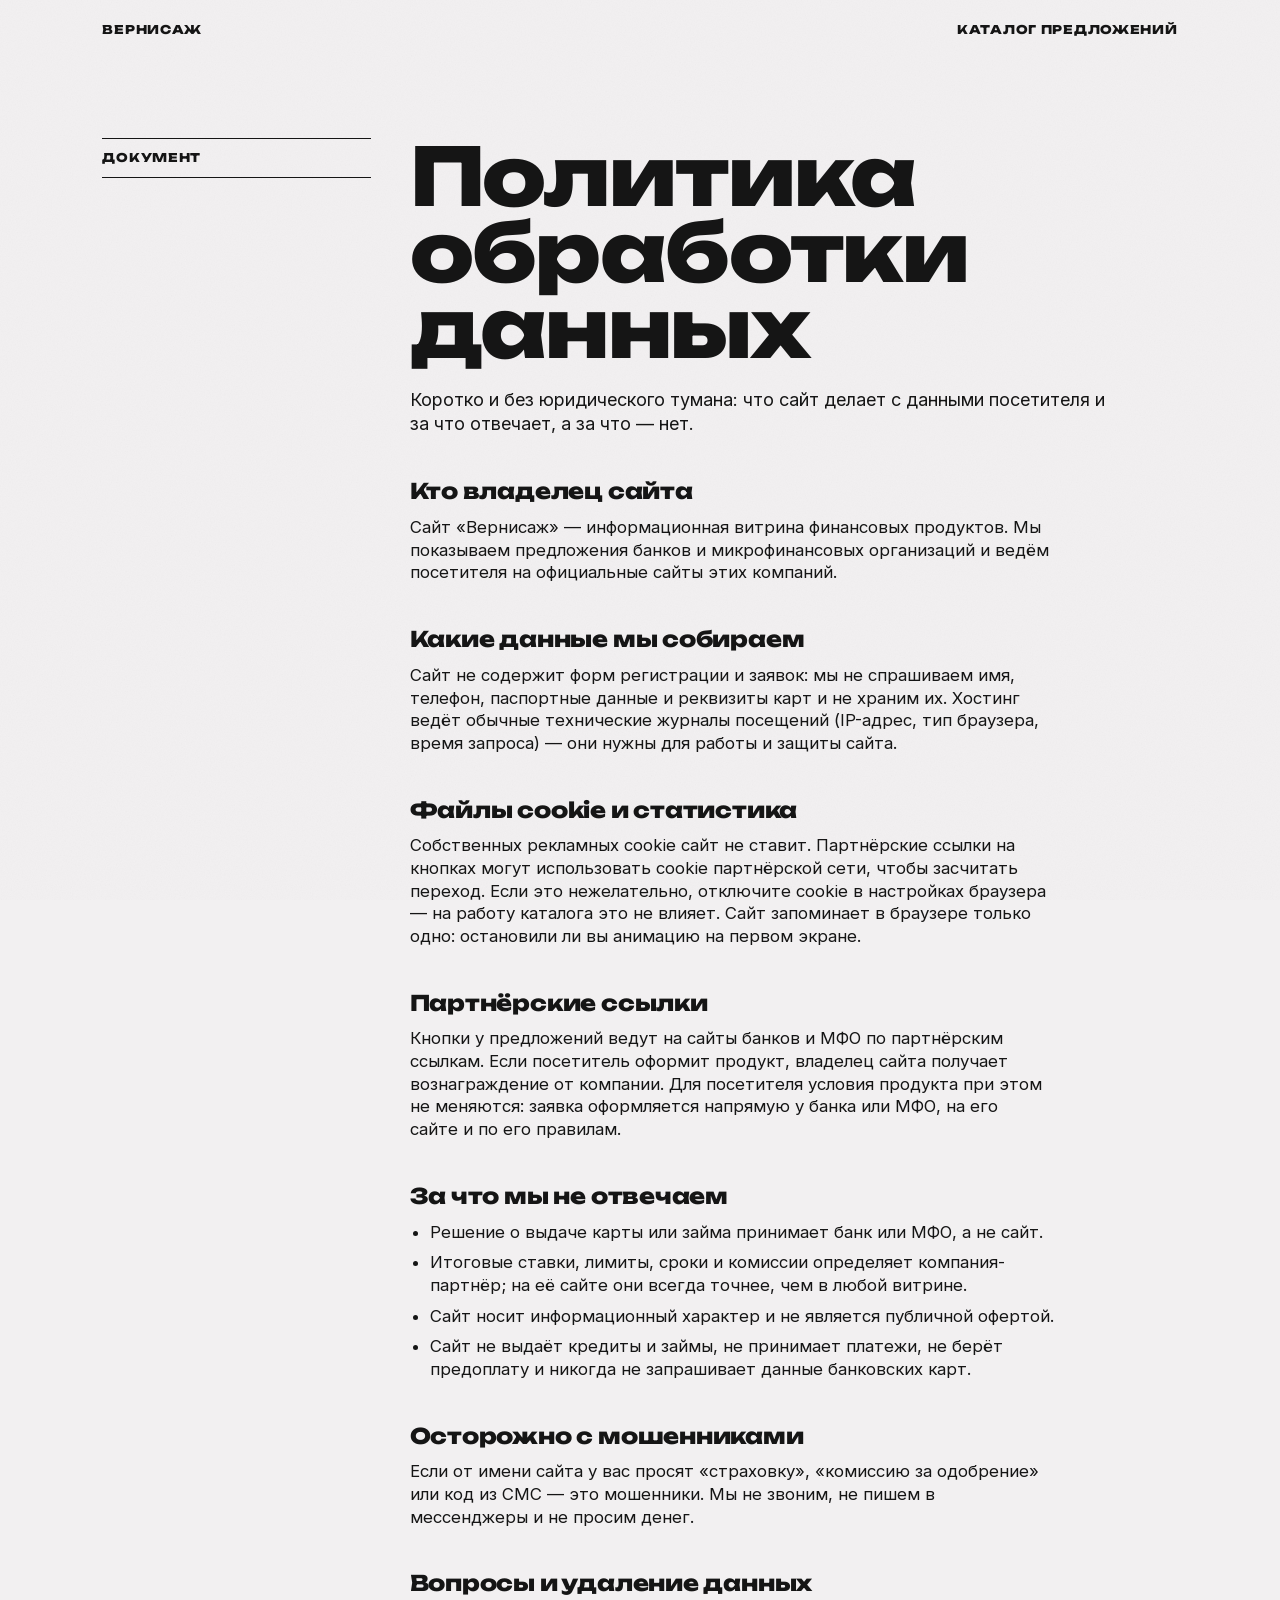
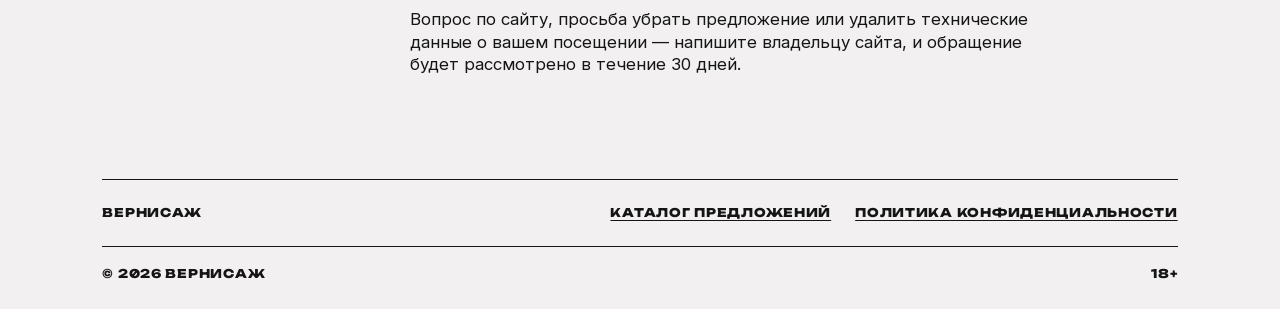
<file: privacy.html>
<!doctype html>
<html lang="ru">
<head>
<meta charset="utf-8">
<meta name="viewport" content="width=device-width, initial-scale=1">
<title>Политика обработки данных — Вернисаж</title>
<meta name="description" content="Как сайт Вернисаж работает с данными посетителей: файлы cookie, партнёрские ссылки, отказ от ответственности.">
<link rel="icon" href="favicon.svg" type="image/svg+xml">
<meta name="theme-color" content="#F2F0F1">
<meta name="color-scheme" content="light">
<link rel="stylesheet" href="css/style.css?v=20261011175554">
</head>
<body>
<a class="skip" href="#main">Перейти к содержанию</a>
<header class="hdr" id="hdr">
  <div class="hdr__in">
    <a class="brand" href="./"><span data-brand>Вернисаж</span><span class="vh">, на главную</span></a>
    <nav class="hdr__nav" aria-label="Основное меню">
      <ul role="list">
        <li><a href="./#catalog">Каталог предложений</a></li>
      </ul>
    </nav>
  </div>
</header>

<main id="main" tabindex="-1" class="doc">
  <div class="sec__grid">
    <p class="label" aria-hidden="true"><span class="label__t">Документ</span></p>
    <div class="doc__in">
      <h1 class="h2">Политика обработки данных</h1>
      <p class="doc__lead">Коротко и без юридического тумана: что сайт делает с данными
         посетителя и за что отвечает, а за что — нет.</p>

      <h2>Кто владелец сайта</h2>
      <p>Сайт <span data-brand-q>«Вернисаж»</span> — информационная витрина финансовых продуктов.
         Мы показываем предложения банков и микрофинансовых организаций и ведём
         посетителя на официальные сайты этих компаний.</p>

      <h2>Какие данные мы собираем</h2>
      <p>Сайт не содержит форм регистрации и заявок: мы не спрашиваем имя, телефон,
         паспортные данные и реквизиты карт и не храним их. Хостинг ведёт обычные
         технические журналы посещений (IP-адрес, тип браузера, время запроса) —
         они нужны для работы и защиты сайта.</p>

      <h2>Файлы cookie и статистика</h2>
      <p>Собственных рекламных cookie сайт не ставит. Партнёрские ссылки на кнопках
         могут использовать cookie партнёрской сети, чтобы засчитать переход. Если это
         нежелательно, отключите cookie в настройках браузера — на работу каталога
         это не влияет. Сайт запоминает в браузере только одно: остановили ли вы
         анимацию на первом экране.</p>

      <h2>Партнёрские ссылки</h2>
      <p>Кнопки у предложений ведут на сайты банков и МФО по партнёрским ссылкам.
         Если посетитель оформит продукт, владелец сайта получает вознаграждение
         от компании. Для посетителя условия продукта при этом не меняются:
         заявка оформляется напрямую у банка или МФО, на его сайте и по его правилам.</p>

      <h2>За что мы не отвечаем</h2>
      <ul>
        <li>Решение о выдаче карты или займа принимает банк или МФО, а не сайт.</li>
        <li>Итоговые ставки, лимиты, сроки и комиссии определяет компания-партнёр;
            на её сайте они всегда точнее, чем в любой витрине.</li>
        <li>Сайт носит информационный характер и не является публичной офертой.</li>
        <li>Сайт не выдаёт кредиты и займы, не принимает платежи, не берёт
            предоплату и никогда не запрашивает данные банковских карт.</li>
      </ul>

      <h2>Осторожно с мошенниками</h2>
      <p>Если от имени сайта у вас просят «страховку», «комиссию за одобрение» или
         код из СМС — это мошенники. Мы не звоним, не пишем в мессенджеры и не
         просим денег.</p>

      <h2>Вопросы и удаление данных</h2>
      <p>Вопрос по сайту, просьба убрать предложение или удалить технические данные о вашем
         посещении — напишите владельцу сайта, и обращение будет рассмотрено
         в течение 30 дней.</p>
    </div>
  </div>
</main>

<footer class="ftr">
  <div class="ftr__meta">
    <a class="brand" href="./"><span data-brand>Вернисаж</span><span class="vh">, на главную</span></a>
    <nav class="ftr__nav" aria-label="Подвал">
      <ul role="list">
        <li><a href="./#catalog">Каталог предложений</a></li>
        <li><a href="privacy.html" aria-current="page">Политика конфиденциальности</a></li>
      </ul>
    </nav>
  </div>
  <p class="ftr__copy" style="padding-top:20px"><span>© <span id="year">2026</span> <span data-brand>Вернисаж</span></span><span>18+</span></p>
</footer>
<script>if(typeof SITE==="undefined"){document.write('<script src="data.js?t='+Date.now()+'"><\/script>');}</script>
<script>
/* название сайта — из панели, как на главной */
(function () {
  document.getElementById('year').textContent = new Date().getFullYear();
  var b = typeof SITE !== 'undefined' && SITE.brand ? String(SITE.brand).trim() : '';
  if (!b) return;
  document.title = 'Политика обработки данных — ' + b;
  [].forEach.call(document.querySelectorAll('[data-brand]'), function (n) { n.textContent = b; });
  [].forEach.call(document.querySelectorAll('[data-brand-q]'), function (n) { n.textContent = '«' + b + '»'; });
})();
</script>
</body>
</html>
</file>
<file: css/style.css>
/* ═══════════════════════════════════════════════════════════════════════
   ВЕРНИСАЖ — витрина займов и карт в стиле постера «Art Exhibition»:
   нео-швейцарская редакционная типографика + одна жидкая перламутровая
   скульптура. Вся типографика и графика — #151515 на #F2F0F1 (16,1:1),
   графика — только линии 1 px, диагональ «/» и тонкие стрелки.
   Единственный цвет на странице — скульптура (js/sculpture.js, img/sculpt).

   Без скруглений, теней, градиентов, стекла и цветных кнопок — это правило
   стиля, а не недосмотр. Скульптура нигде не заходит под текст: блок для
   неё зарезервирован в сетке (контраст 1.4.3 на любом кадре анимации).

   Шрифты: Unbounded 800/900 (замена PP Neue Machina; ноль перечёркнут
   прямо в файле шрифта, tools/build-fonts.py), Inter Tight 700 Italic,
   Inter 400–600. Размеры — clamp() в rem + vw, max ≤ 2,5 × min (1.4.4).
   ═══════════════════════════════════════════════════════════════════════ */

@font-face { font-family: 'Machina'; font-style: normal; font-weight: 800; font-display: swap;
  src: url(../fonts/unbounded-800.woff2) format('woff2'); }
@font-face { font-family: 'Machina'; font-style: normal; font-weight: 900; font-display: swap;
  src: url(../fonts/unbounded-900.woff2) format('woff2'); }
@font-face { font-family: 'Tight Italic'; font-style: italic; font-weight: 700; font-display: swap;
  src: url(../fonts/intertight-700i.woff2) format('woff2'); }
@font-face { font-family: 'Inter'; font-style: normal; font-weight: 400 600; font-display: swap;
  src: url(../fonts/inter-cyr.woff2) format('woff2'); unicode-range: U+0301, U+0400-045F, U+0490-0491, U+04B0-04B1, U+2116; }
@font-face { font-family: 'Inter'; font-style: normal; font-weight: 400 600; font-display: swap;
  src: url(../fonts/inter-lat.woff2) format('woff2'); unicode-range: U+0000-00FF, U+0131, U+0152-0153, U+02BB-02BC, U+02C6, U+02DA, U+02DC, U+0304, U+0308, U+0329, U+2000-206F, U+20AC, U+2122, U+2191, U+2193, U+2212, U+2215, U+FEFF, U+FFFD; }

:root {
  --bg: #F2F0F1;
  --ink: #151515;
  --line: 1px solid var(--ink);
  --hint: #5B5A5B;                     /* только плейсхолдер поиска, 6,1:1 */
  /* палитра скульптуры — только для 3D и картинок, не для интерфейса */
  --s-highlight: #FFE5FF; --s-lilac: #DCC7F0; --s-lavender: #BEB8DE;
  --s-violet: #B186CE; --s-orchid: #C58CD9; --s-periwinkle: #A0A9D4;
  --s-sky: #B5CDF1; --s-cyan: #E4FCFE; --s-rose: #F3D1E1; --s-peach: #E3C1BF;
  --s-plum: #633F7F; --s-indigo: #424371; --s-teal: #3C5760;

  /* поля постера — 13% у полотна, 8vw у сайта; на широких мониторах контент
     не шире 1660px — композиция собирается к центру, без пустоты */
  --pad: max(clamp(20px, 8vw, 140px), calc((100vw - 1660px) / 2));
  --col: clamp(240px, 21vw, 340px);    /* левый столбец под заголовком = ширина «Art» */
  --gap: clamp(20px, 3vw, 48px);
  /* блок скульптуры: по ширине не больше 78vw и 1500px, по высоте — чтобы
     целиком влезал в первый экран (100svh минус шапка и поля) */
  --art-w: min(84vw, 1600px, calc((100svh - 200px) * 1.45));
  --hero-pt: clamp(28px, 4.5vw, 84px);

  --f: 'Inter', 'Helvetica Neue', Helvetica, Arial, sans-serif;
  --f-d: 'Machina', 'Unbounded', 'Space Grotesk', 'Helvetica Neue', Arial, sans-serif;
  --f-i: 'Tight Italic', 'Inter', 'Helvetica Neue', Arial, sans-serif;

  /* кегли — пропорции постера: DEC 15,4 : Art Exhibition 11,9 : 20-26 10,4 : 2024 9,1 */
  --fs-h1: clamp(3rem, 1.5rem + 8vw, 8.125rem);
  --fs-d1: clamp(3.5rem, .5rem + 8vw, 8.75rem);
  --fs-d2: clamp(5rem, .5rem + 12vw, 12.5rem);     /* «МФО» ≈ 3,6 em — не шире 45% экрана */
  --fs-d3: clamp(3rem, .5rem + 7vw, 7.5rem);
  --fs-free: clamp(1.125rem, .6rem + 1.9vw, 2.125rem);
  --fs-lc: clamp(1.25rem, .6rem + 2.1vw, 2.375rem);
  --fs-it: clamp(.9375rem, .7rem + .75vw, 1.25rem);
  --fs-addr: clamp(.8125rem, .6rem + .45vw, 1rem);
  --fs-body: clamp(.9375rem, .85rem + .25vw, 1.0625rem);
  --fs-h2: clamp(2.25rem, 1rem + 5vw, 5.625rem);
  --fs-man: clamp(1.75rem, 1rem + 2.6vw, 4.375rem);

  --ease: cubic-bezier(.2, .7, .2, 1);
  color-scheme: light;
}

* { box-sizing: border-box; }
[hidden] { display: none !important; }
html { background: var(--bg); -webkit-text-size-adjust: 100%; text-size-adjust: 100%; }
/* шапка липкая: якоря и фокус не уходят под неё (--hdr — её высота, js/app.js).
   Отступ — у содержимого, а не scroll-padding у страницы: иначе ссылка в самой
   шапке считается «под шапкой», и фокус на ней дёргает страницу вверх */
main *, .ftr * { scroll-margin-top: calc(var(--hdr, 60px) + 12px); }
@media (prefers-reduced-motion: no-preference) { html { scroll-behavior: smooth; } }
body { margin: 0; background: var(--bg); color: var(--ink); font: 400 var(--fs-body)/1.35 var(--f); -webkit-font-smoothing: antialiased; }
::selection { background: #DCC7F0; color: #151515; }

/* печатное зерно поверх всей страницы: 5%, умножение, неподвижное */
body::after { content: ""; position: fixed; inset: 0; z-index: 100; pointer-events: none; opacity: .05; mix-blend-mode: multiply;
  background-image: url("data:image/svg+xml,%3Csvg xmlns='http://www.w3.org/2000/svg' width='240' height='240'%3E%3Cfilter id='n'%3E%3CfeTurbulence type='fractalNoise' baseFrequency='.8' numOctaves='3' stitchTiles='stitch'/%3E%3CfeColorMatrix type='saturate' values='0'/%3E%3C/filter%3E%3Crect width='100%25' height='100%25' filter='url(%23n)'/%3E%3C/svg%3E"); }

img, svg, canvas { display: block; }
img { max-width: 100%; height: auto; }
h1, h2, h3, h4, p, ul, ol, dl, dd { margin: 0; }
ul[role="list"], ol[role="list"] { list-style: none; padding: 0; }
a { color: inherit; text-decoration-thickness: 1px; text-underline-offset: 3px; }
button, input { font: inherit; color: inherit; border-radius: 0; }
b, strong { font-weight: 600; }
main:focus { outline: none; }
.sprite { position: absolute; width: 0; height: 0; overflow: hidden; }
.ico { width: 18px; height: 18px; flex: none; fill: none; stroke: currentColor; stroke-width: 1.5; stroke-linecap: square; stroke-linejoin: miter; }
.ln { display: block; }

/* фокус: 2 px #151515 с отступом 3 px; светлый ореол снаружи держит 3:1 на
   любом фоне (на чёрной кнопке — светлый зазор). В режиме высокой
   контрастности ореол исчезает, обводка остаётся. */
:focus-visible { outline: 2px solid var(--ink); outline-offset: 3px; box-shadow: 0 0 0 7px var(--bg); }

.vh { position: absolute !important; width: 1px; height: 1px; padding: 0; margin: -1px; overflow: hidden; clip: rect(0 0 0 0); clip-path: inset(50%); white-space: nowrap; border: 0; }
.skip { position: absolute; left: 12px; top: -120px; z-index: 120; padding: 14px 18px; background: var(--ink); color: var(--bg); font: 800 .75rem/1 var(--f-d); letter-spacing: .06em; text-transform: uppercase; text-decoration: none; }
.skip:focus { top: 12px; }

/* мета-строка постера: Machina капслоком, +0,06em */
.meta, .brand, .hdr__nav a, .hdr__tg, .label, .find__label, .ftr__copy {
  font: 800 .75rem/1.2 var(--f-d); letter-spacing: .06em; text-transform: uppercase; }

/* подчёркивание 1 px вырастает слева направо (рамка, не фон — видно и в контрастном режиме) */
.grow, .brand, .hdr__nav a, .hdr__tg { position: relative; text-decoration: none; }
.brand::after, .hdr__nav a::after, .hdr__tg::after {
  content: ""; position: absolute; left: 0; right: 0; bottom: 6px; border-bottom: 1px solid currentColor;
  transform: scaleX(0); transform-origin: left; transition: transform .35s var(--ease); }
.brand:hover::after, .hdr__nav a:hover::after, .hdr__tg:hover::after { transform: scaleX(1); }

/* ---------- кнопки ---------- */
.btn { display: inline-flex; align-items: center; justify-content: space-between; gap: 18px; min-height: 52px; padding: 16px 22px;
  background: var(--ink); color: var(--bg); border: 1px solid var(--ink); text-decoration: none; cursor: pointer;
  font: 800 .8125rem/1.1 var(--f-d); letter-spacing: .05em; text-transform: uppercase; transition: background-color .2s, color .2s; }
.btn:hover { background: transparent; color: var(--ink); }
.btn .ico { transition: transform .3s var(--ease); }
.btn:hover .ico { transform: translateX(6px); }
.btn--line { background: transparent; color: var(--ink); }
.btn--line:hover { background: var(--ink); color: var(--bg); }
.tlink { font: 800 .8125rem/1.1 var(--f-d); letter-spacing: .05em; text-transform: uppercase; padding: 10px 0; }

/* ═══════════ шапка ═══════════ */
.hdr { position: sticky; top: 0; z-index: 40; background: var(--bg); border-bottom: 1px solid transparent; transition: border-color .2s; }
.hdr.is-stuck { border-bottom-color: var(--ink); }
.hdr__in { display: flex; align-items: center; gap: 12px 32px; min-height: 60px; padding: 0 var(--pad); }
.brand { display: inline-block; padding: 12px 0; }
.hdr__nav { margin-left: auto; }
.hdr__nav ul { display: flex; gap: 4px 28px; }
.hdr__nav a, .hdr__tg { display: inline-block; padding: 12px 0; }
.hdr__nav a[aria-current] { text-decoration: underline; text-decoration-thickness: 1px; text-underline-offset: 6px; }
@media (max-width: 900px) {
  /* меню — одна строка с прокруткой: пять ссылок, кнопка-гамбургер не нужна.
     Поля сверху и снизу — чтобы кольцо фокуса не обрезалось. */
  .hdr__in { flex-wrap: wrap; min-height: 0; padding-top: 6px; }   /* кольцо фокуса логотипа не уходит за верх экрана */
  .hdr__nav { flex: 1 0 100%; margin: 0 calc(-1 * var(--pad)); overflow-x: auto; scrollbar-width: none; scroll-padding-inline: calc(var(--pad) + 8px); }
  .hdr__nav::-webkit-scrollbar { display: none; }
  .hdr__nav ul { width: max-content; padding: 8px var(--pad) 8px; gap: 22px; }
  .hdr__tg { display: none; }               /* тот же контакт есть в подвале */
}
@media (max-height: 500px) { .hdr { position: static; } main *, .ftr * { scroll-margin-top: 12px; } }

/* ═══════════ первый экран — композиция постера ═══════════ */
.hero { position: relative; overflow: clip; padding: var(--hero-pt) var(--pad) clamp(96px, 10vw, 170px); }
.hero__head { position: relative; z-index: 2; }
.h1 { font: 800 var(--fs-h1)/.93 var(--f-d); letter-spacing: -.02em; }
/* Буквы лежат на скульптуре, как на постере. Чтобы на её тёмных местах они
   не терялись (1.4.3), у глифов сплошной светлый ореол цвета фона 3 px —
   кольцо из text-shadow без размытия: рисуется ПОД буквами в любом браузере,
   форма букв не меняется, контраст считается к ореолу — 16:1.
   В контрастном режиме браузер сам убирает text-shadow, скульптуры там нет. */
.h1, .free__t { --h: var(--bg); text-shadow:
  3px 0 var(--h), -3px 0 var(--h), 0 3px var(--h), 0 -3px var(--h),
  2px 2px var(--h), -2px 2px var(--h), 2px -2px var(--h), -2px -2px var(--h),
  3px 1px var(--h), 3px -1px var(--h), -3px 1px var(--h), -3px -1px var(--h),
  1px 3px var(--h), -1px 3px var(--h), 1px -3px var(--h), -1px -3px var(--h); }

/* стрелка → и «Бесплатный подбор» по центру первой строки: стрелка с 55%, текст — на оси 67%.
   На узких экранах стрелка отодвигается от слова «Займы» (оно ≈ 4,5 em) */
.free { position: absolute; left: max(calc(55vw - var(--pad)), calc(var(--fs-h1) * 5.45)); top: calc(var(--fs-h1) * .465); transform: translateY(-50%);
  display: flex; align-items: center; gap: clamp(16px, 9vw - 60px, 66px); font: 800 var(--fs-free)/1 var(--f-d); letter-spacing: -.02em; }
.free__arrow { width: clamp(48px, 7.5vw - 20px, 108px); height: 12px; overflow: visible; fill: none; stroke: currentColor; stroke-width: 1.5; }
.free__arrow .halo { stroke: var(--bg); stroke-width: 6; }   /* ореол под стрелкой — на скульптуре она не пропадает */
.free__arrow path { vector-effect: non-scaling-stroke; }

/* пауза анимации скульптуры (2.2.2) — в левой колонке, на ровном фоне */
.motion { margin-top: 28px; display: inline-flex; align-items: center; gap: 8px; min-height: 40px; padding: 8px 0;
  border: 0; background: none; cursor: pointer; font: 800 .75rem/1.2 var(--f-d); letter-spacing: .06em; text-transform: uppercase; }
.motion .ico { width: 16px; height: 16px; }
.motion:hover .motion__t { text-decoration: underline; text-underline-offset: 4px; }

/* скульптура стоит с середины второй строки заголовка — видна с первого экрана.
   Справа от текста; что она нигде не заходит под буквы, проверяет tools/overlap.mjs */
.hero__mid { min-height: calc(var(--art-w) / 1.45 - var(--fs-h1) * 1.66 + 4vw); }   /* + запас: в наклоне низ формы опускается */
/* левый край — у середины «и карты»: тонкий гребень волны уходит под буквы (как «ion» на постере) */
/* шире 1500px — чуть правее, чтобы справа не оставалось пустого поля */
.hero__art { position: absolute; top: calc(var(--hero-pt) + var(--fs-h1) * .2); left: calc(var(--pad) + var(--fs-h1) * 2.5 + max(0px, (100vw - 1500px) * .3)); width: var(--art-w); aspect-ratio: 1.45; z-index: 0; pointer-events: none; }
/* кадр отражён: основная масса уходит за правый край, волна тянется влево */
.hero__still, .hero__canvas { position: absolute; inset: 0; width: 100%; height: 100%; transform: scaleX(-1); }
.hero__canvas { opacity: 0; transition: opacity .8s ease; }
.hero__art.is-live .hero__canvas { opacity: 1; }
.hero__art.is-live .hero__still { opacity: 0; transition: opacity .8s ease .2s; }
.hero__art.is-boot .hero__still { opacity: 0; }
/* 1024–1199: заголовок занимает большую долю ширины — скульптура чуть правее */


.hero__col { position: relative; z-index: 1; width: var(--col); padding-top: clamp(28px, 4.5vw, 72px); }
.it { padding: 12px 0; border-top: var(--line); border-bottom: var(--line); font: italic 700 var(--fs-it)/1.35 var(--f-i); }
.lc { margin-top: clamp(56px, 9.5vw, 160px); padding: 12px 0; border-top: var(--line); border-bottom: var(--line);
  font: 800 var(--fs-lc)/.95 var(--f-d); letter-spacing: -.02em; text-transform: lowercase; }

.hero__foot { position: relative; z-index: 2; display: grid; grid-template-columns: auto minmax(48px, 1fr) minmax(0, 28%); column-gap: clamp(16px, 2.2vw, 40px); }
.big { font-weight: 900; font-family: var(--f-d); letter-spacing: -.02em; }
.big > span { display: block; line-height: .85; }
.big__1 { font-size: var(--fs-d1); }
.big__2 { font-size: var(--fs-d2); margin-top: .9vw; }
.big__3 { font-size: var(--fs-d3); margin-top: .9vw; }
.addr { margin-top: clamp(14px, 1.8vw, 28px); font: 800 var(--fs-addr)/1.2 var(--f-d); letter-spacing: .02em; text-transform: uppercase; }
.diag { width: 100%; height: 100%; overflow: visible; fill: none; stroke: var(--ink); stroke-width: 1; }
.hero__aside { display: flex; flex-direction: column; justify-content: space-between; gap: 32px; min-width: 0; }
.lead { max-width: 34ch; font-size: var(--fs-body); line-height: 1.3; }
.hero__cta { display: flex; flex-wrap: wrap; align-items: center; gap: 12px 24px; }

/* фрагмент в левом нижнем углу — в нижнем поле, под текст не заходит */
.hero__corner { position: absolute; left: -4vw; bottom: -5vw; width: clamp(120px, 14vw, 240px); transform: rotate(8deg); z-index: 0; pointer-events: none; }

@media (max-width: 1023px) {
  :root { --fs-d1: clamp(3.5rem, .5rem + 15vw, 6rem); --fs-d2: clamp(4.5rem, .3rem + 22vw, 9rem); --fs-d3: clamp(3rem, .5rem + 13vw, 5.25rem); }
  .hero { padding-bottom: clamp(110px, 30vw, 220px); }
  .free { position: static; transform: none; margin-top: 22px; gap: 16px; }
  .free__arrow { width: 64px; }
  .hero__mid { min-height: 0; }
  .hero__art { position: relative; top: auto; left: auto; width: 124vw; margin: 20px 0 0 -6vw; }
  .hero__col { width: 100%; padding-top: 8px; }
  .lc { margin-top: 40px; }
  .hero__foot { grid-template-columns: minmax(0, 1fr); row-gap: 36px; margin-top: 56px; }
  .diag { display: none; }
  .big__2, .big__3 { margin-top: 8px; }
  .lead { max-width: 46ch; }
  .hero__corner { left: -9vw; bottom: -8vw; width: clamp(110px, 30vw, 220px); }
}

/* ═══════════ разделы ═══════════ */
.sec { position: relative; padding: clamp(72px, 9vw, 150px) var(--pad); }
.sec::before { content: ""; position: absolute; top: 0; left: var(--pad); right: var(--pad); border-top: var(--line); }
.sec__grid { display: grid; grid-template-columns: var(--col) minmax(0, 1fr); column-gap: var(--gap); align-items: start; }
.label { padding: 12px 0; border-top: var(--line); border-bottom: var(--line); }
.label__t { font: inherit; letter-spacing: inherit; }
.h2 { font: 800 var(--fs-h2)/.95 var(--f-d); letter-spacing: -.02em; overflow-wrap: break-word; -webkit-hyphens: auto; hyphens: auto; }
.sec__lead { max-width: 52ch; margin-top: 22px; }
@media (max-width: 1023px) {
  .sec__grid { grid-template-columns: minmax(0, 1fr); row-gap: 28px; }
  .label { justify-self: stretch; }
}

/* О подборке: под ярлыком — фрагмент скульптуры (в колонке больше ничего нет) */
.about__side { display: grid; align-content: start; gap: clamp(32px, 4vw, 64px); }
.about__art { width: min(100%, 300px); transform: rotate(-6deg); pointer-events: none; }
@media (max-width: 1023px) { .about__art { display: none; } }

.manifesto { font: 800 var(--fs-man)/1.0 var(--f-d); letter-spacing: -.02em; max-width: 24ch; overflow-wrap: break-word; }
.stats { display: grid; grid-template-columns: repeat(3, minmax(0, 1fr)); margin-top: clamp(40px, 5vw, 80px); border-top: var(--line); }
.stats li { min-width: 0; padding: 18px 16px 0 0; }
.stats li + li { padding-left: 16px; border-left: var(--line); }
.stats b { display: block; font: 900 clamp(2.5rem, 1rem + 4.6vw, 6.25rem)/.9 var(--f-d); letter-spacing: -.03em; }
.stats span { display: block; margin-top: 10px; overflow-wrap: anywhere; }
@media (max-width: 400px) {
  .stats { grid-template-columns: minmax(0, 1fr); }
  .stats li + li { padding-left: 0; border-left: 0; border-top: var(--line); margin-top: 18px; }
}

/* Каталог */
.find { display: block; margin-top: clamp(32px, 4vw, 56px); max-width: 520px; }
.find__label { display: block; margin-bottom: 4px; }
.find__box { display: flex; align-items: center; gap: 8px; border-bottom: var(--line); }
.find input { flex: 1; min-width: 0; padding: 12px 0; border: 0; background: transparent; font: 400 1.125rem/1.3 var(--f); -webkit-appearance: none; appearance: none; }
.find input::-webkit-search-cancel-button, .find input::-webkit-search-decoration { -webkit-appearance: none; display: none; }
.find input::placeholder { color: var(--hint); opacity: 1; }
.find__clear { display: grid; place-items: center; width: 40px; height: 40px; flex: none; border: 0; background: none; cursor: pointer; }
.filters { display: flex; flex-wrap: wrap; gap: 8px; margin-top: 28px; }
.fbtn { display: inline-flex; align-items: center; gap: 8px; min-height: 40px; padding: 10px 14px; border: var(--line); background: transparent; cursor: pointer;
  font: 800 .75rem/1.1 var(--f-d); letter-spacing: .05em; text-transform: uppercase; }
.fbtn .ico { display: none; width: 14px; height: 14px; stroke-width: 2; }
.fbtn[aria-pressed="true"] { background: var(--ink); color: var(--bg); }
.fbtn[aria-pressed="true"] .ico { display: block; }
.fbtn[aria-pressed="false"]:hover { text-decoration: underline; text-underline-offset: 4px; }

.offers { margin-top: clamp(48px, 6vw, 96px); }
.state { padding: 24px 0; }
.cat + .cat { margin-top: clamp(64px, 8vw, 120px); }
.cat__head { display: flex; flex-wrap: wrap; align-items: baseline; justify-content: space-between; gap: 8px 16px; padding-bottom: 16px; border-bottom: var(--line); }
.cat__head h3 { font: 800 clamp(1.5rem, 1rem + 2vw, 3rem)/1 var(--f-d); letter-spacing: -.02em; }
.cat__n { font: 800 .75rem/1.2 var(--f-d); letter-spacing: .06em; text-transform: uppercase; white-space: nowrap; }

.row { position: relative; display: grid; grid-template-columns: 3rem 4.5rem minmax(0, 1.35fr) minmax(0, 1.45fr) 6.5rem 15rem;
  column-gap: clamp(16px, 2vw, 32px); align-items: start; padding: 26px 0; border-bottom: var(--line); }
.row__n { padding-top: .55em; font: 800 .875rem/1 var(--f-d); }
/* Логотип — круглая «жемчужина» в стилистике скульптуры: перламутровое кольцо
   из её палитры, зазор цвета фона, логотип по кругу и лёгкий блик сверху.
   Растровые иконки подготовлены под круглую обрезку (запас по краям).
   При наведении кольцо медленно переливается по кругу (не при «уменьшить движение»). */
@property --ring { syntax: '<angle>'; inherits: false; initial-value: 0deg; }
.row__logo { position: relative; display: block; width: 4.5rem; height: 4.5rem; padding: 2px; border-radius: 50%;
  background: conic-gradient(from var(--ring), #DCC7F0, #B5CDF1, #E4FCFE, #F3D1E1, #C58CD9, #A0A9D4, #DCC7F0); }
.row__logo img { display: block; width: 100%; height: 100%; border: 3px solid var(--bg); border-radius: 50%; object-fit: cover; background: #FFFFFF; }
.row__logo.is-mark img { padding: 14%; object-fit: contain; }
.row__logo::after { content: ""; position: absolute; inset: 5px; border-radius: 50%; pointer-events: none;
  background: radial-gradient(120% 80% at 30% 12%, rgba(255,255,255,.42), rgba(255,255,255,0) 46%); }
.row__logo.is-mono { display: grid; place-items: center; color: var(--bg); font: 800 1.5rem/1 var(--f-d); }
.row__logo.is-mono::before { content: ""; position: absolute; inset: 5px; border-radius: 50%; background: var(--ink); z-index: -1; }
.row__logo.is-mono { isolation: isolate; }
.row__logo.is-mono::after { display: none; }   /* блик не высветляет фон под буквой */
@keyframes ring { to { --ring: 360deg; } }
/* один оборот кольца (3 с) на каждое наведение или фокус — не бесконечно (2.2.2);
   наведение — только для мыши: на тач-экране :hover залипает после касания */
@media (prefers-reduced-motion: no-preference) {
  .row__logo { transition: transform .5s var(--ease); }
  .row:focus-within .row__logo { transform: scale(1.06); animation: ring 3s linear 1; }
}
@media (prefers-reduced-motion: no-preference) and (hover: hover) and (pointer: fine) {
  .row:hover .row__logo { transform: scale(1.06); animation: ring 3s linear 1; }
}
.row.has-link .row__logo { cursor: pointer; }
.row h4 { font: 800 clamp(1.25rem, .8rem + 1vw, 2.125rem)/1.02 var(--f-d); letter-spacing: -.02em; overflow-wrap: break-word; -webkit-hyphens: auto; hyphens: auto; }
.row__title { display: block; margin-top: 8px; font: 600 var(--fs-body)/1.35 var(--f); letter-spacing: 0; -webkit-hyphens: manual; hyphens: manual; }
.row__head { font-weight: 600; font-size: 1.0625rem; line-height: 1.3; }
.row__note { margin-top: 4px; }
.specs { display: flex; flex-wrap: wrap; gap: 2px 18px; margin-top: 10px; font-size: .8125rem; line-height: 1.4; }
.specs div { display: flex; flex-wrap: wrap; gap: 0 5px; }
.specs dt::after { content: ":"; }
.row__chip { width: 100%; align-self: center; opacity: 0; transform: translateX(-12px) rotate(-8deg); transition: opacity .35s ease, transform .6s var(--ease); pointer-events: none; }
.row:hover .row__chip, .row:focus-within .row__chip { opacity: 1; transform: none; }
.row__act { display: flex; flex-direction: column; gap: 8px; min-width: 0; }
.ad { font-size: .75rem; line-height: 1.3; overflow-wrap: anywhere; }
.cta { display: flex; align-items: center; justify-content: space-between; gap: 12px; min-height: 48px; padding: 14px 16px; border: var(--line);
  text-decoration: none; font: 800 .75rem/1.15 var(--f-d); letter-spacing: .04em; text-transform: uppercase; transition: background-color .2s, color .2s; }
.cta:hover { background: var(--ink); color: var(--bg); }
.cta .ico { transition: transform .3s var(--ease); }
.row:hover .cta .ico, .cta:focus-visible .ico { transform: translate(4px, -4px); }
.row__soon { padding: 15px 16px; border: 1px dashed var(--ink); text-align: center; font: 800 .75rem/1.15 var(--f-d); letter-spacing: .04em; text-transform: uppercase; }
.row.has-link .row__name, .row.has-link .row__info { cursor: pointer; }
.row.has-link:hover .row__partner { text-decoration: underline; text-decoration-thickness: 1px; text-underline-offset: 6px; }
.empty { padding: 40px 0; border-bottom: var(--line); }
.empty__t { max-width: 34ch; margin-bottom: 20px; font: 800 1.25rem/1.2 var(--f-d); }

@media (max-width: 1279px) {
  .row { grid-template-columns: 2.5rem 3.5rem minmax(0, 1.3fr) minmax(0, 1.5fr) 14rem; }
  .row__logo { width: 3.75rem; height: 3.75rem; }
  .row__chip { display: none; }
}
@media (max-width: 860px) {
  .row { grid-template-columns: 2rem 3rem minmax(0, 1fr); column-gap: 14px; row-gap: 14px; padding: 22px 0; }
  .row__logo { width: 3rem; height: 3rem; }
  .row__info, .row__act { grid-column: 2 / -1; }
}
@media (max-width: 380px) {
  /* длинные названия («Центрофинанс», OneClickMoney) — своей строкой, без переноса посреди слова */
  .row__name { grid-column: 2 / -1; }
  .row__act { margin-top: 4px; }
}

/* Как это работает: четыре колонки через вертикальные линии */
.steps { display: grid; grid-template-columns: repeat(4, minmax(0, 1fr)); margin-top: clamp(48px, 6vw, 96px); border-top: var(--line); }
.steps li { min-width: 0; padding: 24px clamp(16px, 2vw, 32px) 0; border-left: var(--line); }
.steps li:first-child { padding-left: 0; border-left: 0; }
.steps__n { display: block; font: 900 clamp(4rem, 1rem + 8vw, 10rem)/.85 var(--f-d); letter-spacing: -.03em; }
.steps h3 { margin-top: clamp(24px, 3vw, 48px); font: 800 clamp(1.125rem, .9rem + .6vw, 1.5rem)/1.05 var(--f-d); letter-spacing: -.01em; }
.steps p { margin-top: 12px; max-width: 30ch; }
@media (max-width: 1023px) {
  .steps { grid-template-columns: repeat(2, minmax(0, 1fr)); }
  .steps li:nth-child(3) { padding-left: 0; border-left: 0; }
  .steps li:nth-child(n+3) { margin-top: 40px; padding-top: 24px; border-top: var(--line); }
}
@media (max-width: 560px) {
  .steps { grid-template-columns: minmax(0, 1fr); }
  .steps li { padding-left: 0 !important; border-left: 0 !important; }
  .steps li + li { margin-top: 36px; padding-top: 24px; border-top: var(--line); }
}

/* Вопросы */
.qa { margin-top: clamp(40px, 5vw, 72px); border-top: var(--line); }
.qa details { border-bottom: var(--line); }
.qa summary { display: flex; align-items: center; justify-content: space-between; gap: 24px; padding: 22px 0; cursor: pointer; list-style: none;
  font: 800 clamp(1.0625rem, .9rem + .6vw, 1.5rem)/1.15 var(--f-d); letter-spacing: -.01em; }
.qa summary::-webkit-details-marker { display: none; }
.qa summary .ico { width: 26px; height: 26px; transition: transform .3s var(--ease); }
.qa details[open] > summary .ico { transform: rotate(45deg); }
.qa summary:hover { text-decoration: underline; text-decoration-thickness: 1px; text-underline-offset: 5px; }
.qa details p { max-width: 62ch; padding: 0 0 26px; }

/* Последний призыв: справа крупный фрагмент над кнопкой (в своей колонке) */
.final { overflow-x: clip; }
.final__in { display: grid; grid-template-columns: minmax(0, 1fr) minmax(280px, 34vw); align-items: end; gap: 32px var(--gap); }
.final__side { display: grid; gap: 28px; justify-items: start; }
.final__art { width: calc(100% + 8vw); max-width: none; margin-right: -8vw; pointer-events: none; }
.final__h { font: 800 clamp(2rem, 1rem + 3.6vw, 5rem)/.95 var(--f-d); letter-spacing: -.02em; overflow-wrap: break-word; }
.final__act p { margin-top: 12px; font-size: .875rem; }
@media (max-width: 1023px) {
  .final__in { grid-template-columns: minmax(0, 1fr); }
  .final__art { width: min(86vw, 520px); margin: 0 0 0 auto; justify-self: end; }
}

/* ═══════════ документ (privacy.html) ═══════════ */
.doc { padding: clamp(48px, 6vw, 96px) var(--pad) clamp(72px, 8vw, 120px); }
.doc__lead { max-width: 52ch; margin-top: 22px; font-size: 1.125rem; }
.doc__in h2 { margin-top: 44px; font: 800 clamp(1.125rem, .95rem + .5vw, 1.5rem)/1.1 var(--f-d); letter-spacing: -.01em; }
.doc__in p, .doc__in li { max-width: 64ch; }
.doc__in h2 + p, .doc__in h2 + ul { margin-top: 12px; }
.doc__in ul { padding-left: 1.2em; }
.doc__in li + li { margin-top: 8px; }

/* ═══════════ подвал ═══════════ */
.ftr { position: relative; overflow: clip; padding: 0 var(--pad); }
.ftr__meta { display: flex; flex-wrap: wrap; align-items: center; gap: 4px 32px; padding: 14px 0; border-top: var(--line); border-bottom: var(--line); }
.ftr__nav { margin-left: auto; }
.ftr__nav ul { display: flex; flex-wrap: wrap; gap: 0 24px; }
.ftr__nav a, .ftr__tg { display: inline-block; padding: 10px 0; font: 800 .75rem/1.2 var(--f-d); letter-spacing: .06em; text-transform: uppercase; }
.ftr__legal { display: grid; grid-template-columns: repeat(3, minmax(0, 1fr)); gap: 24px var(--gap); padding: 32px 0; font-size: .8125rem; line-height: 1.45; }
.ftr__copy { display: flex; justify-content: space-between; gap: 16px; padding-bottom: 28px; }
/* гигантское слово на всю ширину, обрезано нижним краем; размер подгоняет js/app.js */
.ftr__word { position: relative; height: .68em; margin-top: 8px; overflow: visible; font: 800 var(--fw, 14vw)/1 var(--f-d); letter-spacing: -.03em; white-space: nowrap; }
.ftr__word span { display: inline-block; }   /* ширину текста меряет js/app.js */
.ftr__art { position: absolute; right: -4vw; bottom: -4.5vw; width: clamp(110px, 15vw, 260px); z-index: 1; pointer-events: none; }   /* только в зоне огромного слова, текст не задевает */
@media (max-width: 900px) {
  .ftr__nav { margin-left: 0; flex: 1 0 100%; }
  .ftr__legal { grid-template-columns: minmax(0, 1fr); }
  .ftr__art { width: 22vw; right: -6vw; bottom: -6vw; }
}

/* ═══════════ появление и движение ═══════════ */
@keyframes rise { from { opacity: 0; transform: translateY(20px); } }
@media (prefers-reduced-motion: no-preference) {
  .js .hero .ln, .js .hero .big > span, .js .hero__col, .js .hero__aside, .js .free__arrow, .js .hero__cta {
    animation: rise .6s var(--ease) both; }
  .js .h1 .ln:nth-child(2) { animation-delay: .08s; }
  .js .free__arrow { animation-delay: .2s; }
  .js .free .ln:nth-child(1) { animation-delay: .26s; }
  .js .free .ln:nth-child(2) { animation-delay: .32s; }
  .js .hero__col { animation-delay: .3s; }
  .js .hero__col .ln { animation: none; }
  .js .big__1 { animation-delay: .38s; }
  .js .big__2 { animation-delay: .46s; }
  .js .big__3 { animation-delay: .54s; }
  .js .addr .ln { animation-delay: .6s; }
  .js .hero__aside { animation-delay: .5s; }
  .js .hero__aside .ln, .js .hero__cta { animation: none; }
  /* появление при прокрутке — только если js/app.js включил наблюдатель */
  .io .rv { opacity: 0; transform: translateY(20px); transition: opacity .6s var(--ease), transform .6s var(--ease); }
  .io .rv.is-in { opacity: 1; transform: none; }
  .io .steps .rv:nth-child(2) { transition-delay: .08s; }
  .io .steps .rv:nth-child(3) { transition-delay: .16s; }
  .io .steps .rv:nth-child(4) { transition-delay: .24s; }
}

/* ═══════════ режим высокой контрастности ═══════════ */
@media (forced-colors: active) {
  body::after, .hero__art, .hero__corner, .row__chip, .ftr__art, .about__art, .final__art, .motion { display: none; }
  .fbtn[aria-pressed="true"] { forced-color-adjust: none; background: Highlight; color: HighlightText; border-color: Highlight; }
  .ico, .diag, .free__arrow { stroke: CanvasText; }
  .free__arrow .halo { display: none; }
  .fbtn[aria-pressed="true"] .ico { stroke: HighlightText; }
  .row__logo:not(.is-mono) { forced-color-adjust: none; }   /* знаки на своём белом круге не пропадают */
  .row__logo::after { display: none; }
  .row__logo { animation: none !important; transform: none !important; }
  .row__logo.is-mono { border: 2px solid CanvasText; }
}
@media (prefers-reduced-motion: reduce) {
  .row__chip, .btn .ico, .cta .ico, .qa summary .ico, .brand::after, .hdr__nav a::after, .hdr__tg::after { transition: none; }
  .row__chip { transform: none; }
}
@media (prefers-contrast: more) { body::after { display: none; } }
@media print {
  body::after, .hero__art, .hero__corner, .row__chip, .ftr__art, .about__art, .final__art, .motion, .hdr__nav { display: none; }
  .rv { opacity: 1 !important; transform: none !important; }
  .hdr { position: static; }
}
</file>
